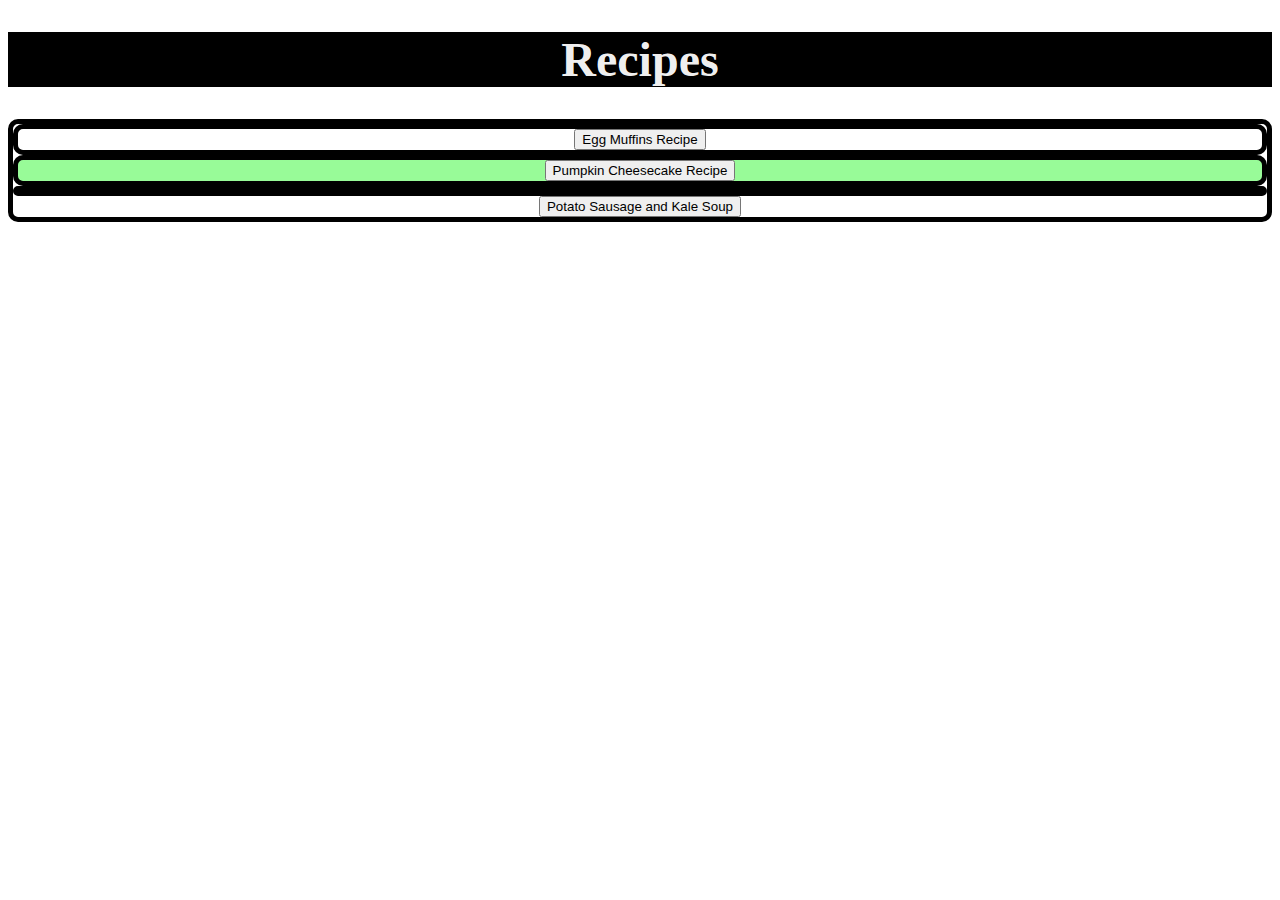
<file: index.html>
<!DOCTYPE html>
<html lang="en">
  <head>
    <meta charset="UTF-8">
    <title>Odin Recipes</title>
    <link rel="stylesheet" href="style.css">
  </head>
  <body>
    <h1 class="Odin">Recipes</h1>
        <div class="card">
            <div class="first"><a href="recipes/muffins.html"><button>Egg Muffins Recipe</button></a></div>
            <div class="second"><a href="recipes/cheesecake.html"><button>Pumpkin Cheesecake Recipe</button></a></div>
            <div class="third"></div><a href="recipes/soup.html"><button>Potato Sausage and Kale Soup</button></a></li>
        </div>

  </body>
</html>
</file>
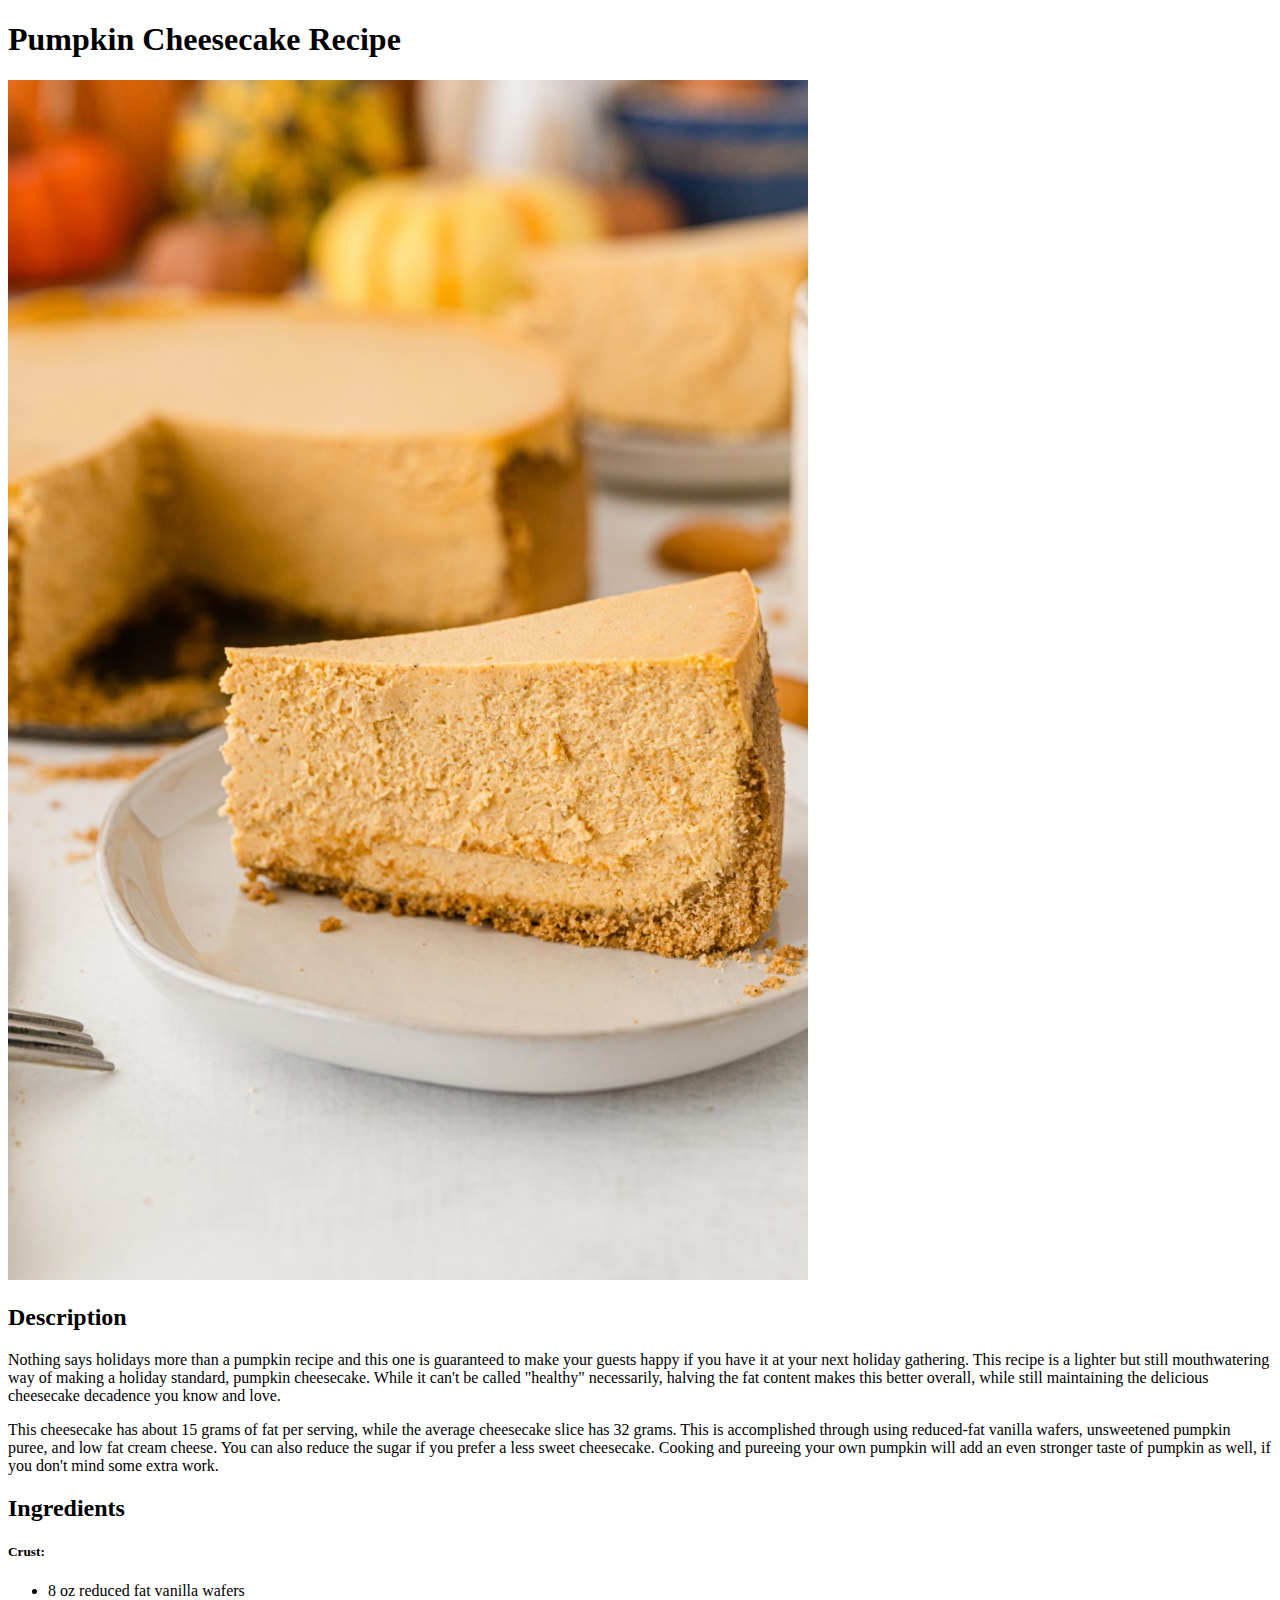
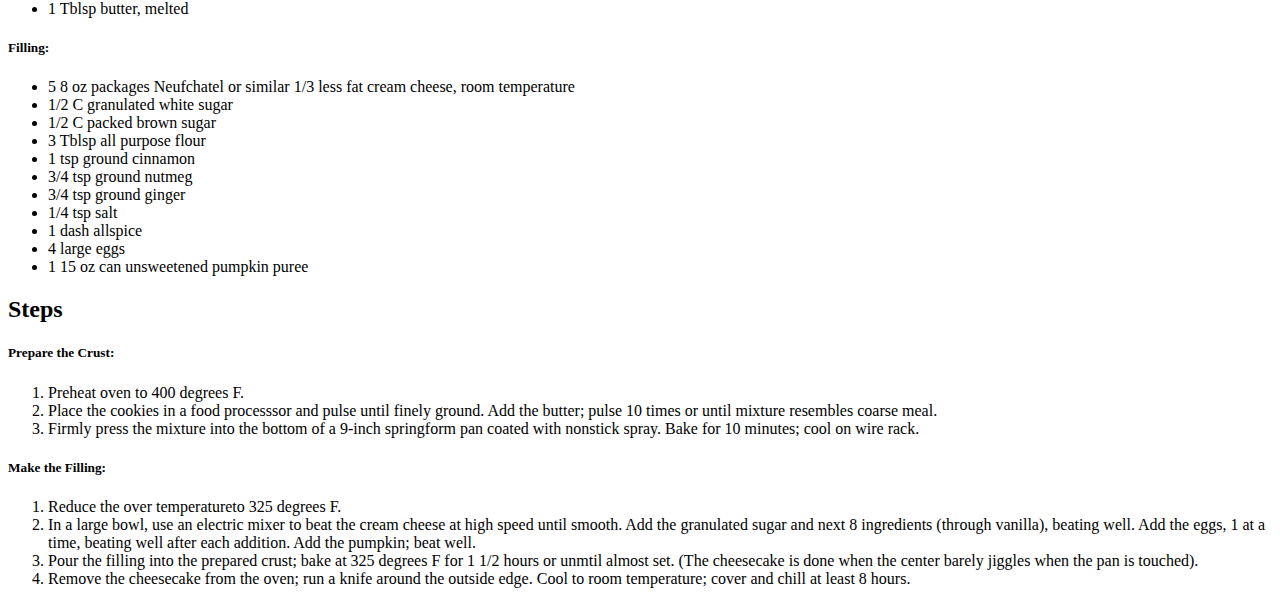
<file: recipes/cheesecake.html>
<!DOCTYPE html>
<html lang="en">
  <head>
    <meta charset="UTF-8">
    <title>Pumpkin Cheesecake</title>
  </head>
  <body>
    <h1>Pumpkin Cheesecake Recipe</h1>
        
        <img src="pumpkin-cheesecake.jpeg" alt="A piece of delicious pumpkin cheesecake in frame, with the rest of the pie out of frame.">
        
        <h2>Description</h2>
            <p>Nothing says holidays more than a pumpkin recipe and this one is guaranteed to make your guests happy if you have it at your next holiday gathering. This recipe is a lighter but still mouthwatering way of making a holiday standard, pumpkin cheesecake. While it can't be called "healthy" necessarily, halving the fat content makes this better overall, while still maintaining the delicious cheesecake decadence you know and love.</p>
            <p>This cheesecake has about 15 grams of fat per serving, while the average cheesecake slice has 32 grams. This is accomplished through using reduced-fat vanilla wafers, unsweetened pumpkin puree, and low fat cream cheese. You can also reduce the sugar if you prefer a less sweet cheesecake. Cooking and pureeing your own pumpkin will add an even stronger taste of pumpkin as well, if you don't mind some extra work. </p>

        <h2>Ingredients</h2>
            <h5>Crust:</h5>    
                <ul>
                    <li>8 oz reduced fat vanilla wafers</li>
                    <li>1 Tblsp butter, melted</li>
                </ul>
            <h5>Filling:</h5>
                <ul>
                    <li>5 8 oz packages Neufchatel or similar 1/3 less fat cream cheese, room temperature</li>
                    <li>1/2 C granulated white sugar</li>
                    <li>1/2 C packed brown sugar</li>
                    <li>3 Tblsp all purpose flour</li>
                    <li>1 tsp ground cinnamon</li>
                    <li>3/4 tsp ground nutmeg</li>
                    <li>3/4 tsp ground ginger</li>
                    <li>1/4 tsp salt</li>
                    <li>1 dash allspice</li>
                    <li>4 large eggs</li>
                    <li>1 15 oz can unsweetened pumpkin puree</li>
                </ul>

        <h2>Steps</h2>
                <h5>Prepare the Crust:</h5>
                    <ol>
                        <li>Preheat oven to 400 degrees F.</li>
                        <li>Place the cookies in a food processsor and pulse until finely ground. Add the butter; pulse 10 times or until mixture resembles coarse meal.</li>
                        <li>Firmly press the mixture into the bottom of a 9-inch springform pan coated with nonstick spray. Bake for 10 minutes; cool on wire rack.</li>
                    </ol>

                <h5> Make the Filling:</h5>
                    <ol>
                        <li>Reduce the over temperatureto 325 degrees F.</li>
                        <li>In a large bowl, use an electric mixer to beat the cream cheese at high speed until smooth. Add the granulated sugar and next 8 ingredients (through vanilla), beating well. Add the eggs, 1 at a time, beating well after each addition. Add the pumpkin; beat well.</li>
                        <li>Pour the filling into the prepared crust; bake at 325 degrees F for 1 1/2 hours or unmtil almost set. (The cheesecake is done when the center barely jiggles when the pan is touched).</li>
                        <li> Remove the cheesecake from the oven; run a knife around the outside edge. Cool to room temperature; cover and chill at least 8 hours.</li>
                    </ol>
  </body>
</html>
</file>
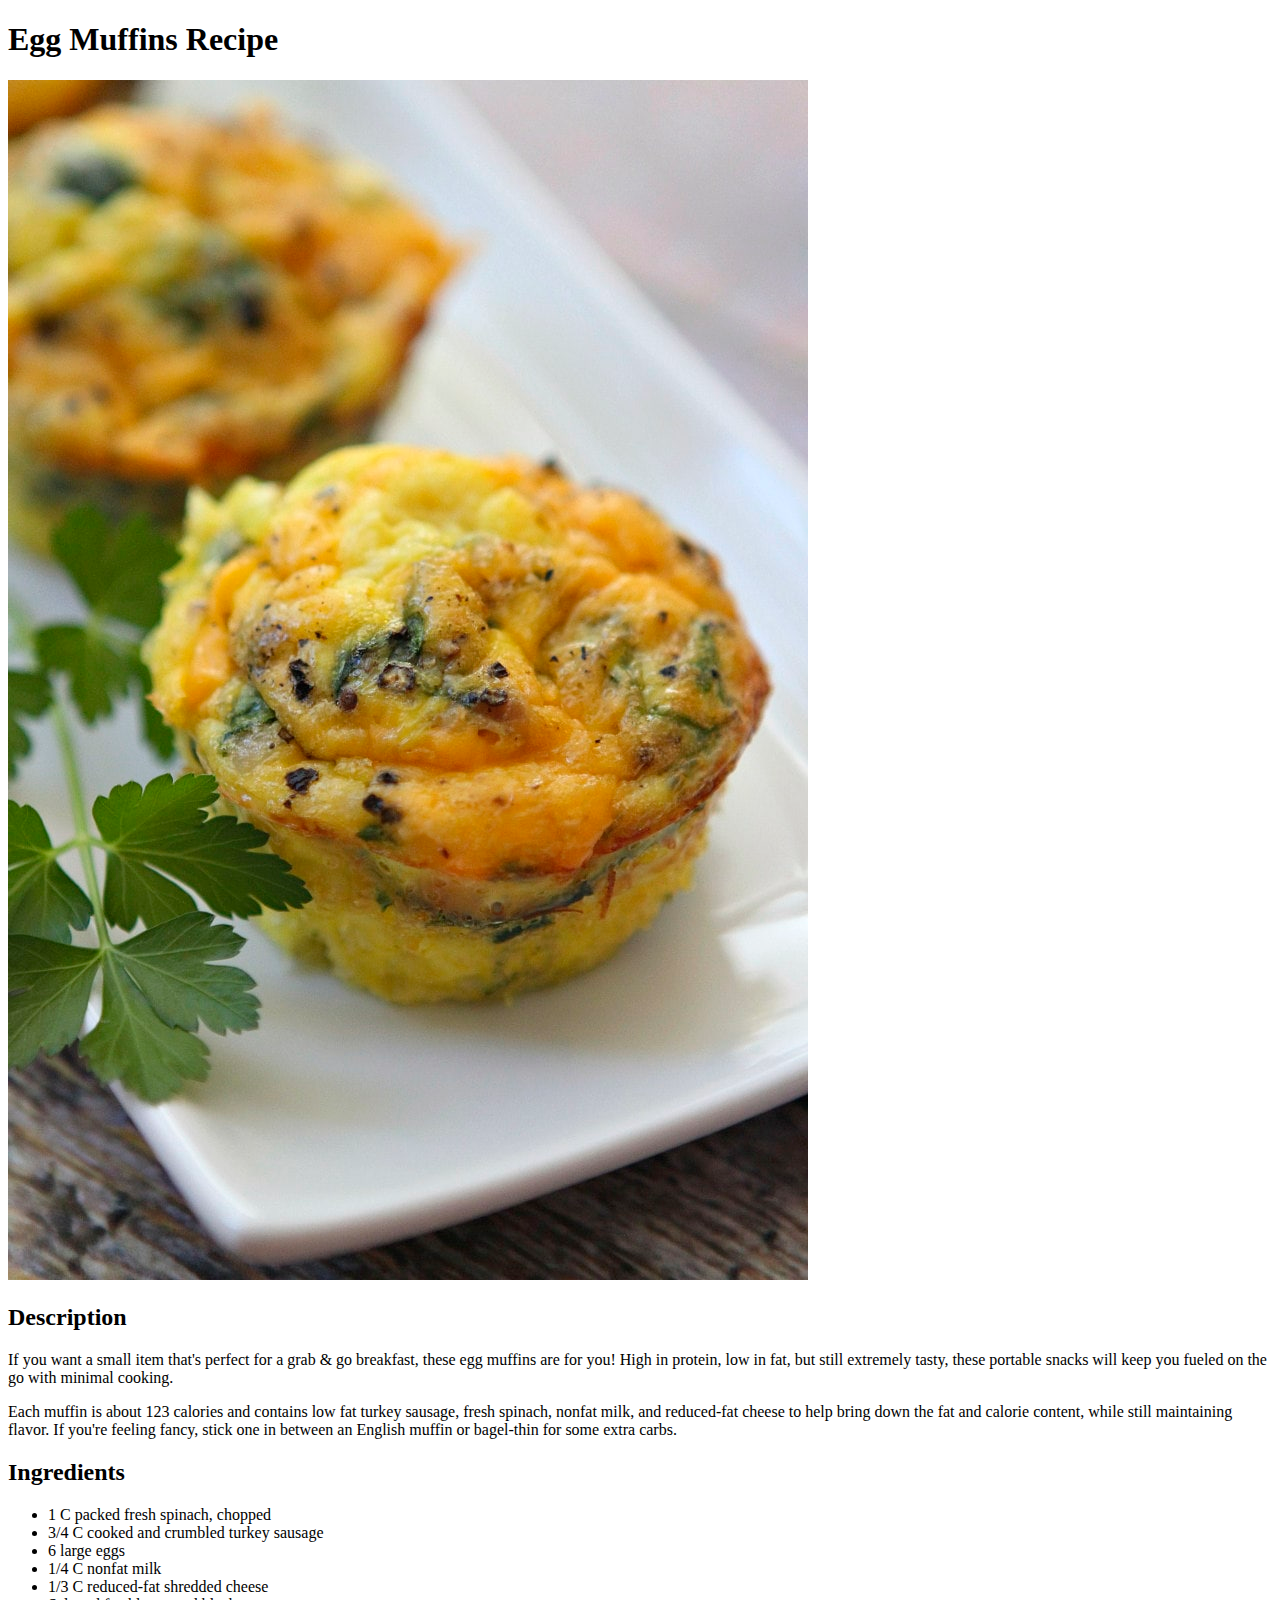
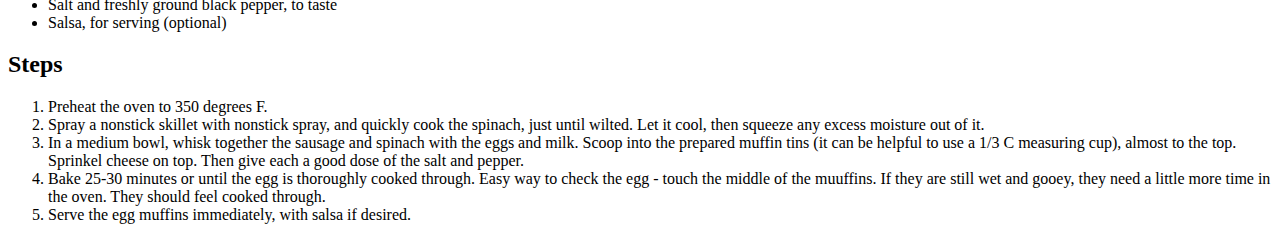
<file: recipes/muffins.html>
<!DOCTYPE html>
<html lang="en">
  <head>
    <meta charset="UTF-8">
    <title>Egg Muffins</title>
  </head>
  <body>
    <h1>Egg Muffins Recipe</h1>

        <img src="egg-muffins.jpeg" alt="One egg muffin on a white plate, with another egg muffin out of focus in the background.">
        
        <h2>Description</h2>
          <p>If you want a small item that's perfect for a grab & go breakfast, these egg muffins are for you! High in protein, low in fat, but still extremely tasty, these portable snacks will keep you fueled on the go with minimal cooking.</p>
          <p>Each muffin is about 123 calories and contains low fat turkey sausage, fresh spinach, nonfat milk, and reduced-fat cheese to help bring down the fat and calorie content, while still maintaining flavor. If you're feeling fancy, stick one in between an English muffin or bagel-thin for some extra carbs.</p>

        <h2>Ingredients</h2>
          <ul>
            <li>1 C packed fresh spinach, chopped</li>
            <li>3/4 C cooked and crumbled turkey sausage</li>
            <li>6 large eggs</li>
            <li>1/4 C nonfat milk</li>
            <li>1/3 C reduced-fat shredded cheese</li>
            <li>Salt and freshly ground black pepper, to taste</li>
            <li>Salsa, for serving (optional)</li>
          </ul>

        <h2>Steps</h2>
          <ol>
            <li>Preheat the oven to 350 degrees F.</li>
            <li>Spray a nonstick skillet with nonstick spray, and quickly cook the spinach, just until wilted. Let it cool, then squeeze any excess moisture out of it.</li>
            <li>In a medium bowl, whisk together the sausage and spinach with the eggs and milk. Scoop into the prepared muffin tins (it can be helpful to use a 1/3 C measuring cup), almost to the top. Sprinkel cheese on top. Then give each a good dose of the salt and pepper.</li>
            <li>Bake 25-30 minutes or until the egg is thoroughly cooked through. Easy way to check the egg - touch the middle of the muuffins. If they are still wet and gooey, they need a little more time in the oven. They should feel cooked through.</li>
            <li>Serve the egg muffins immediately, with salsa if desired.</li>
          </ol>

  </body>
</html>
</file>
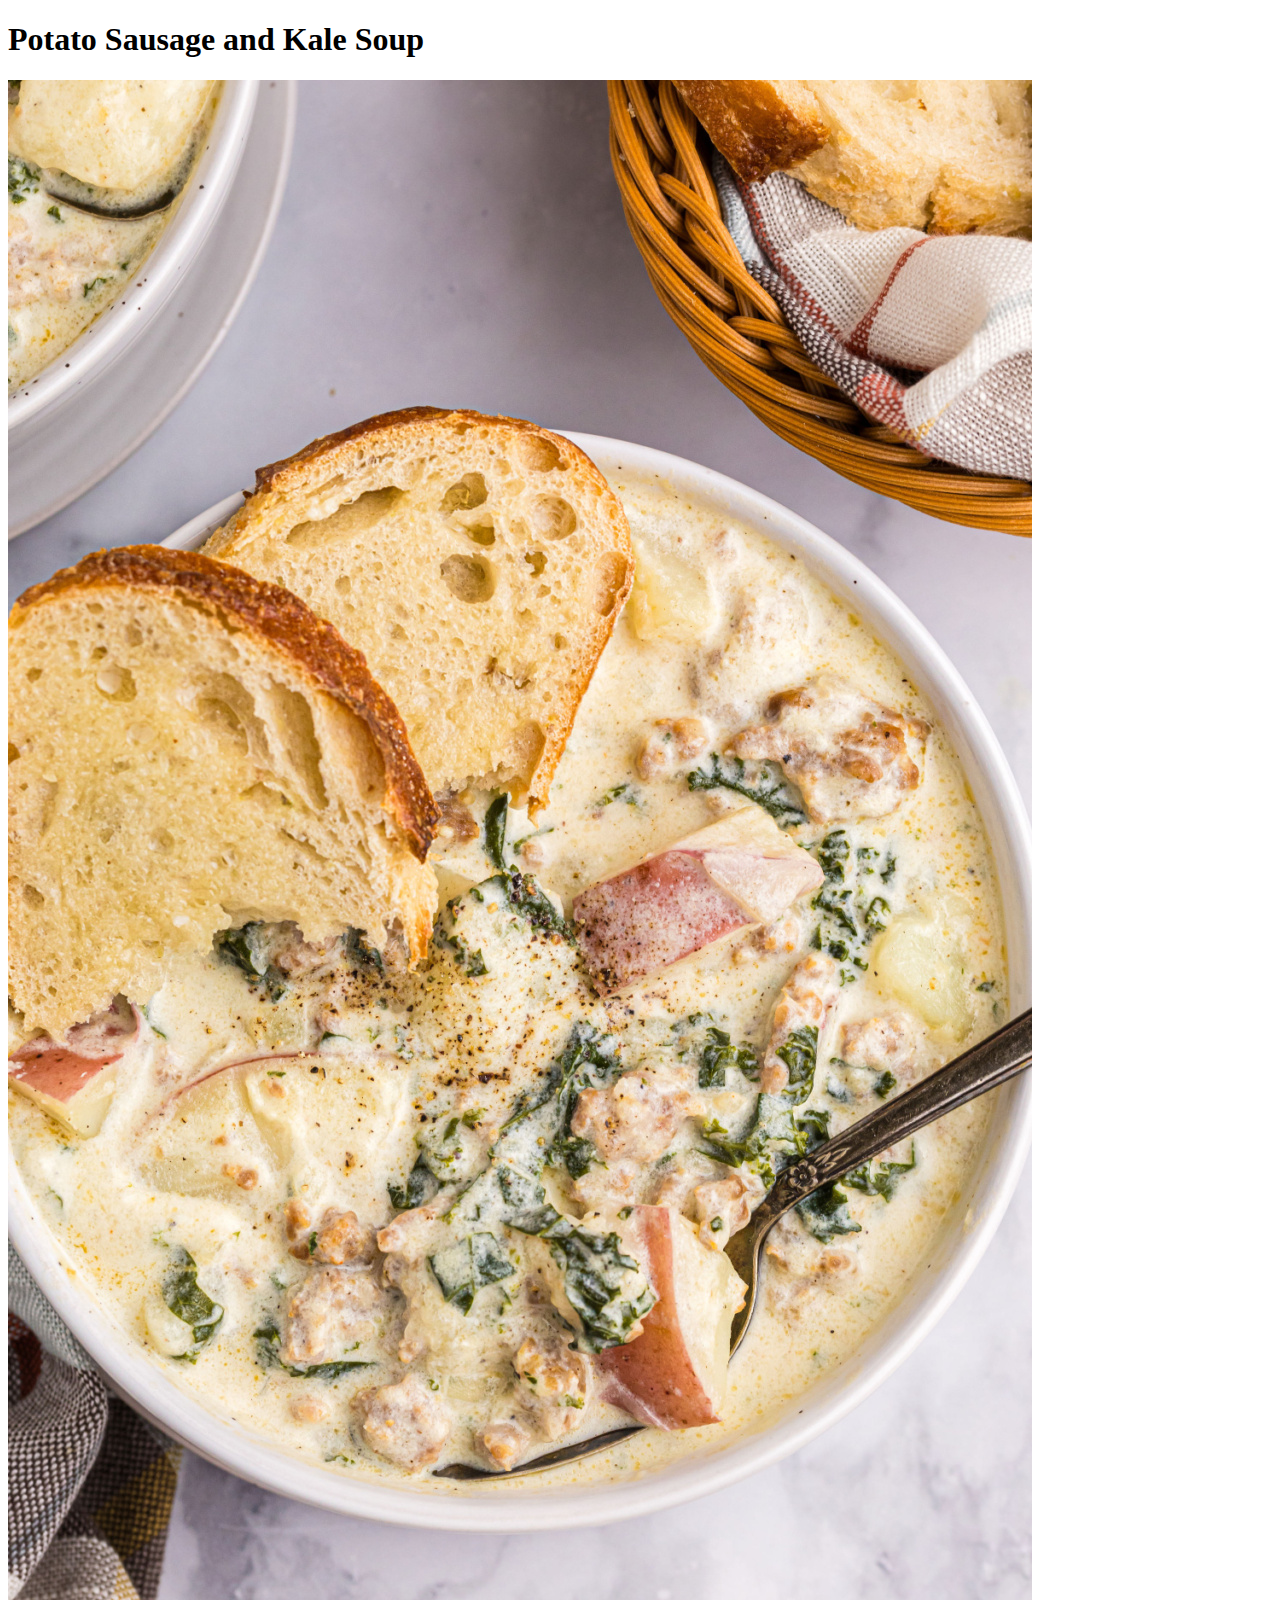
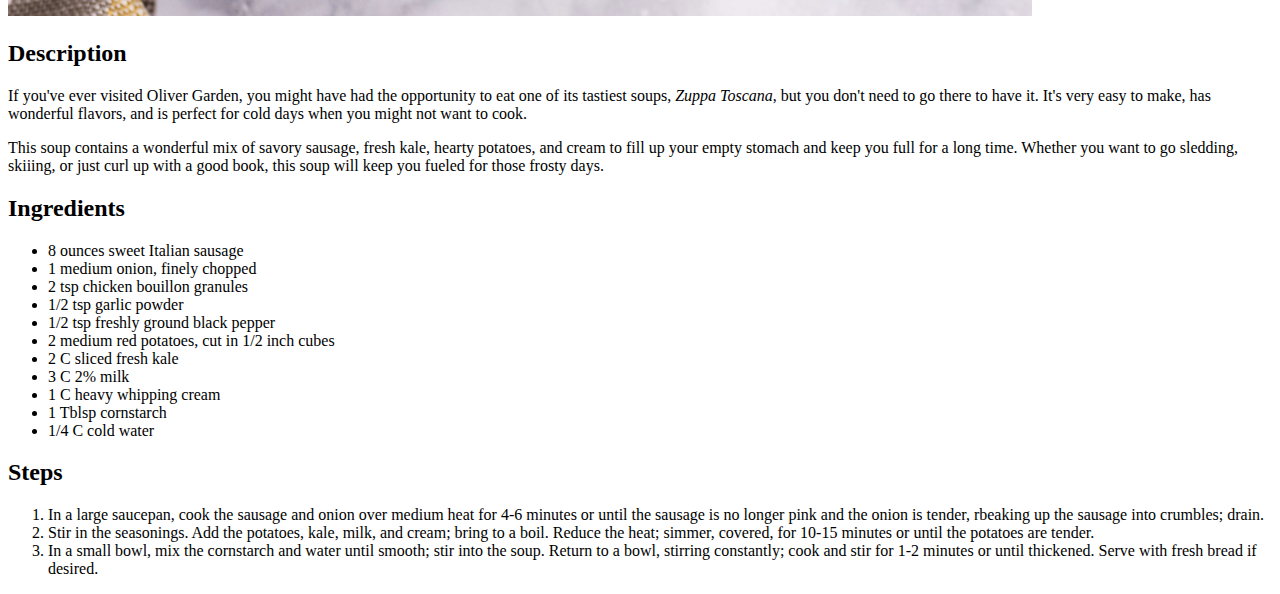
<file: recipes/soup.html>
<!DOCTYPE html>
<html lang="en">
  <head>
    <meta charset="UTF-8">
    <title>Potato Sausage & Kale Soup</title>
  </head>
  <body>
    <h1>Potato Sausage and Kale Soup</h1>

        <img src="potato-kale-soup.jpeg" alt="A hearty bowl of kale, sausage, and potato soup, with a piece of baguette in the bowl.">
        
        <h2>Description</h2>
          <p>If you've ever visited Oliver Garden, you might have had the opportunity to eat one of its tastiest soups, <i>Zuppa Toscana</i>, but you don't need to go there to have it. It's very easy to make, has wonderful flavors, and is perfect for cold days when you might not want to cook.</p>
          <p>This soup contains a wonderful mix of savory sausage, fresh kale, hearty potatoes, and cream to fill up your empty stomach and keep you full for a long time. Whether you want to go sledding, skiiing, or just curl up with a good book, this soup will keep you fueled for those frosty days.</p>

        <h2>Ingredients</h2>
          <ul>
            <li>8 ounces sweet Italian sausage</li>
            <li>1 medium onion, finely chopped</li>
            <li>2 tsp chicken bouillon granules
            <li>1/2 tsp garlic powder</li>
            <li>1/2 tsp freshly ground black pepper</li>
            <li>2 medium red potatoes, cut in 1/2 inch cubes</li>
            <li>2 C sliced fresh kale</li>
            <li>3 C 2% milk</li>
            <li>1 C heavy whipping cream</li>
            <li>1 Tblsp cornstarch</li>
            <li>1/4 C cold water</li>
          </ul>

        <h2>Steps</h2>
          <ol>
            <li>In a large saucepan, cook the sausage and onion over medium heat for 4-6 minutes or until the sausage is no longer pink and the onion is tender, rbeaking up the sausage into crumbles; drain.</li>
            <li>Stir in the seasonings. Add the potatoes, kale, milk, and cream; bring to a boil. Reduce the heat; simmer, covered, for 10-15 minutes or until the potatoes are tender.</li>
            <li>In a small bowl, mix the cornstarch and water until smooth; stir into the soup. Return to a bowl, stirring constantly; cook and stir for 1-2 minutes or until thickened. Serve with fresh bread if desired.</li>

          </ol>

  </body>
</html>
</file>
<file: style.css>
.Odin {
    font-weight: bold;
    background-color: black;
    color: rgba(255, 255, 255, 0.966);
    font-size: 48px;
    text-align: center;
}

div {
    border: 5px solid #000;
    border-radius: 10px;
    width: auto;
    height: auto; 
    text-align: center; 
}

.first.second {
    background-color: green;
}

.second {
    background-color: palegreen;
}
</file>
